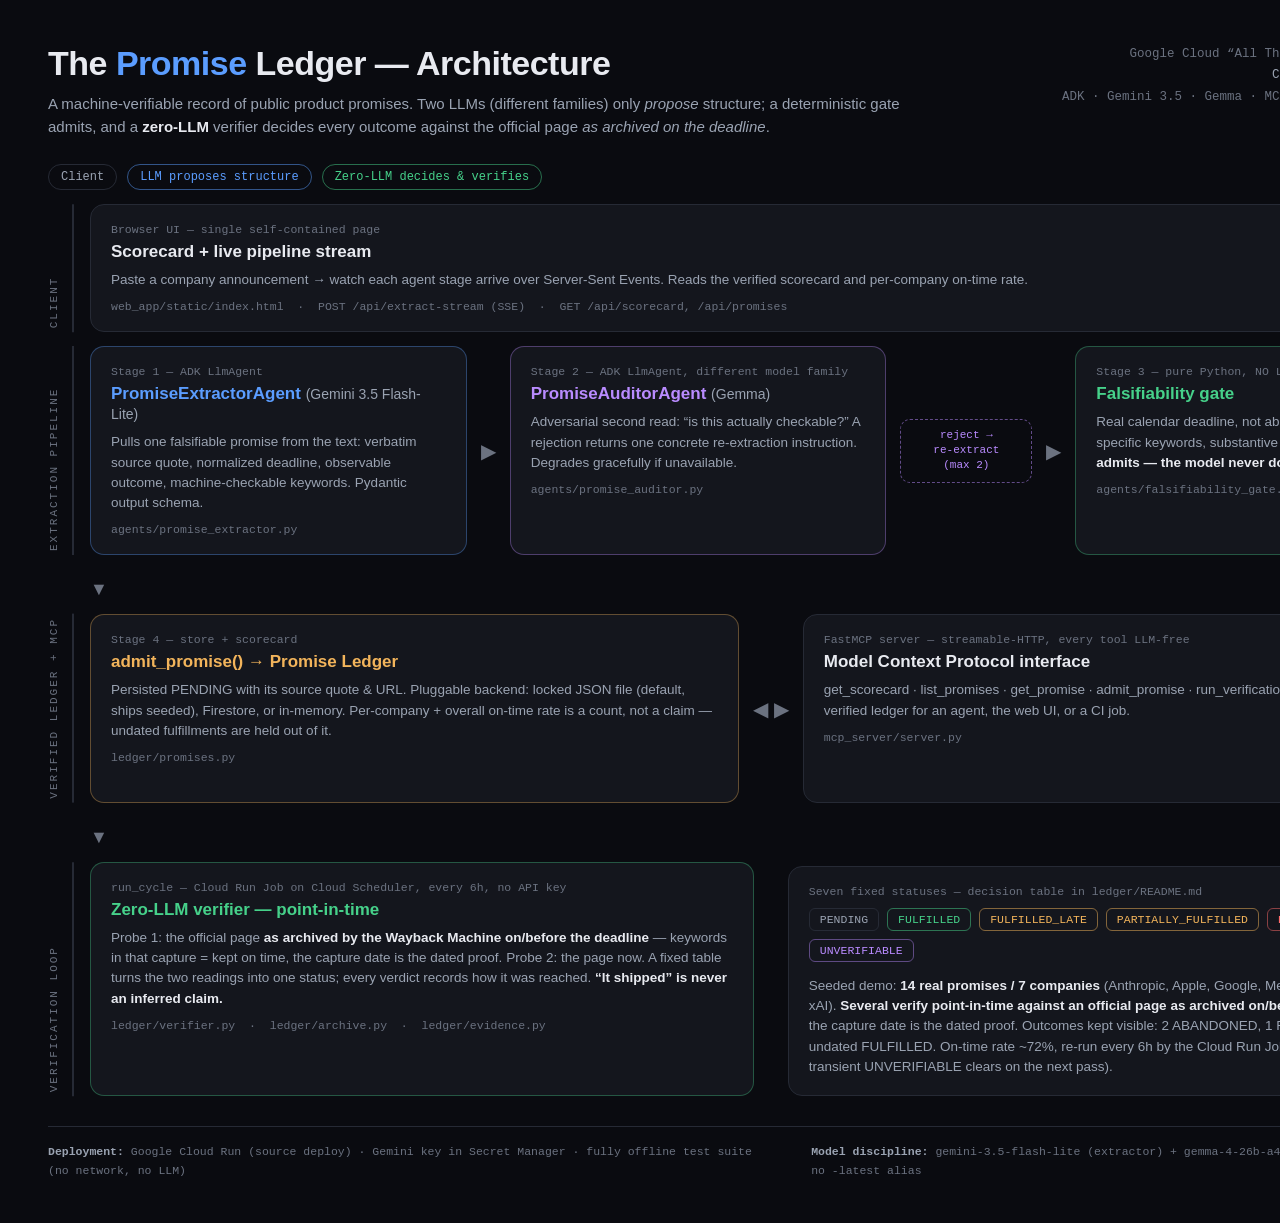
<file: docs/architecture.html>
<!doctype html>
<html lang="en">
<head>
<meta charset="utf-8">
<style>
  * { margin: 0; padding: 0; box-sizing: border-box; }
  :root {
    --bg: #0a0b10;
    --ink: #e8eaf0;
    --muted: #9aa3b2;
    --faint: #6b7280;
    --card: #14161d;
    --card-border: #262a35;
    --mono: ui-monospace, "SF Mono", "Cascadia Code", "JetBrains Mono", Menlo, Consolas, monospace;
    --sans: -apple-system, "Segoe UI", Roboto, Helvetica, Arial, sans-serif;
    --blue: #5b9dff;
    --green: #46d18a;
    --purple: #b98bff;
    --amber: #f2b45b;
    --red: #ff6b6b;
  }
  html, body { background: var(--bg); }
  body {
    width: 1500px;
    font-family: var(--sans);
    color: var(--ink);
    padding: 44px 48px 36px;
    -webkit-font-smoothing: antialiased;
  }

  /* ---------- header ---------- */
  header { display: flex; justify-content: space-between; align-items: flex-start; gap: 40px; }
  h1 { font-size: 34px; font-weight: 800; letter-spacing: -0.5px; }
  h1 .accent { color: var(--blue); }
  .lede { margin-top: 10px; max-width: 860px; color: var(--muted); font-size: 15px; line-height: 1.5; }
  .lede b { color: var(--ink); }
  .meta { text-align: right; font-family: var(--mono); font-size: 12.5px; color: var(--faint); line-height: 1.7; white-space: nowrap; }
  .meta .strong { color: var(--muted); }

  /* ---------- legend ---------- */
  .legend { display: flex; gap: 10px; margin: 26px 0 10px; }
  .chip { font-family: var(--mono); font-size: 12px; padding: 5px 12px; border-radius: 999px; border: 1px solid var(--card-border); color: var(--muted); }
  .chip.b { border-color: rgba(91,157,255,.5); color: var(--blue); }
  .chip.g { border-color: rgba(70,209,138,.5); color: var(--green); }

  /* ---------- band / rows ---------- */
  .band { display: grid; grid-template-columns: 26px 1fr; gap: 16px; margin-top: 14px; }
  .band-label {
    writing-mode: vertical-rl; transform: rotate(180deg);
    font-family: var(--mono); font-size: 11px; letter-spacing: 2px;
    color: var(--faint); text-transform: uppercase; padding: 4px 0;
    border-left: 2px solid var(--card-border);
  }
  .row { display: flex; align-items: stretch; gap: 14px; }
  .card {
    background: var(--card); border: 1px solid var(--card-border);
    border-radius: 14px; padding: 18px 20px; flex: 1;
  }
  .card .kicker { font-family: var(--mono); font-size: 11.5px; color: var(--faint); margin-bottom: 6px; }
  .card h3 { font-size: 17px; font-weight: 700; margin-bottom: 8px; }
  .card h3 .sub { font-weight: 400; font-size: 14px; color: var(--muted); }
  .card p { font-size: 13.5px; line-height: 1.5; color: var(--muted); }
  .card p b { color: var(--ink); }
  .card .path { margin-top: 10px; font-family: var(--mono); font-size: 11.5px; color: var(--faint); }
  .card.blue { border-color: rgba(91,157,255,.35); }
  .card.blue h3 { color: var(--blue); }
  .card.purple { border-color: rgba(185,139,255,.35); }
  .card.purple h3 { color: var(--purple); }
  .card.green { border-color: rgba(70,209,138,.35); }
  .card.green h3 { color: var(--green); }
  .card.amber { border-color: rgba(242,180,91,.35); }
  .card.amber h3 { color: var(--amber); }

  .arrow { align-self: center; color: var(--faint); font-size: 20px; flex: 0 0 auto; }
  .arrow-down { text-align: center; color: var(--faint); font-size: 18px; margin: 8px 0 0 42px; }

  .loopback {
    align-self: center; flex: 0 0 132px; text-align: center;
    font-family: var(--mono); font-size: 11px; color: var(--purple);
    border: 1px dashed rgba(185,139,255,.5); border-radius: 10px; padding: 8px 6px; line-height: 1.4;
  }

  /* ---------- status chips ---------- */
  .statuses { margin-top: 4px; }
  .statuses .kicker { font-family: var(--mono); font-size: 11.5px; color: var(--faint); margin-bottom: 10px; }
  .status-row { display: flex; flex-wrap: wrap; gap: 8px; margin-bottom: 14px; }
  .s { font-family: var(--mono); font-size: 11.5px; padding: 4px 10px; border-radius: 6px; border: 1px solid var(--card-border); color: var(--muted); }
  .s.ok { border-color: rgba(70,209,138,.5); color: var(--green); }
  .s.late { border-color: rgba(242,180,91,.5); color: var(--amber); }
  .s.bad { border-color: rgba(255,107,107,.5); color: var(--red); }
  .s.dim { border-color: rgba(185,139,255,.45); color: var(--purple); }
  .seed { font-size: 12.5px; line-height: 1.55; color: var(--muted); }
  .seed b { color: var(--ink); }

  /* ---------- footer ---------- */
  footer { display: flex; justify-content: space-between; gap: 40px; margin-top: 30px; padding-top: 16px; border-top: 1px solid var(--card-border); }
  footer div { font-family: var(--mono); font-size: 11.5px; color: var(--faint); line-height: 1.6; }
  footer b { color: var(--muted); }
</style>
</head>
<body>

  <header>
    <div>
      <h1>The <span class="accent">Promise</span> Ledger &mdash; Architecture</h1>
      <p class="lede">A machine-verifiable record of public product promises. Two LLMs (different
      families) only <i>propose</i> structure; a deterministic gate admits, and a <b>zero-LLM</b>
      verifier decides every outcome against the official page <i>as archived on the deadline</i>.</p>
    </div>
    <div class="meta">
      Google Cloud &ldquo;All Things Agentic&rdquo; Hackathon<br>
      <span class="strong">Category: The Taskmaster</span><br>
      ADK &middot; Gemini 3.5 &middot; Gemma &middot; MCP &middot; Wayback &middot; Cloud Run
    </div>
  </header>

  <div class="legend">
    <span class="chip">Client</span>
    <span class="chip b">LLM proposes structure</span>
    <span class="chip g">Zero-LLM decides &amp; verifies</span>
  </div>

  <!-- CLIENT -->
  <div class="band">
    <div class="band-label">Client</div>
    <div class="row">
      <div class="card">
        <div class="kicker">Browser UI &mdash; single self-contained page</div>
        <h3>Scorecard + live pipeline stream</h3>
        <p>Paste a company announcement &rarr; watch each agent stage arrive over Server-Sent
        Events. Reads the verified scorecard and per-company on-time rate.</p>
        <div class="path">web_app/static/index.html &nbsp;&middot;&nbsp; POST /api/extract-stream (SSE) &nbsp;&middot;&nbsp; GET /api/scorecard, /api/promises</div>
      </div>
    </div>
  </div>

  <!-- EXTRACTION PIPELINE -->
  <div class="band">
    <div class="band-label">Extraction pipeline</div>
    <div class="row">
      <div class="card blue">
        <div class="kicker">Stage 1 &mdash; ADK LlmAgent</div>
        <h3>PromiseExtractorAgent <span class="sub">(Gemini 3.5 Flash-Lite)</span></h3>
        <p>Pulls one falsifiable promise from the text: verbatim source quote, normalized
        deadline, observable outcome, machine-checkable keywords. Pydantic output schema.</p>
        <div class="path">agents/promise_extractor.py</div>
      </div>
      <div class="arrow">&#9654;</div>
      <div class="card purple">
        <div class="kicker">Stage 2 &mdash; ADK LlmAgent, different model family</div>
        <h3>PromiseAuditorAgent <span class="sub">(Gemma)</span></h3>
        <p>Adversarial second read: &ldquo;is this actually checkable?&rdquo; A rejection returns
        one concrete re-extraction instruction. Degrades gracefully if unavailable.</p>
        <div class="path">agents/promise_auditor.py</div>
      </div>
      <div class="loopback">reject &rarr;<br>re-extract<br>(max 2)</div>
      <div class="arrow">&#9654;</div>
      <div class="card green">
        <div class="kicker">Stage 3 &mdash; pure Python, NO LLM</div>
        <h3>Falsifiability gate</h3>
        <p>Real calendar deadline, not absurd (&le; 5y), &ge; 2 distinct specific keywords,
        substantive outcome. <b>The gate admits &mdash; the model never does.</b></p>
        <div class="path">agents/falsifiability_gate.py</div>
      </div>
    </div>
    <div class="arrow-down">&#9660;</div>
  </div>

  <!-- VERIFIED LEDGER + MCP -->
  <div class="band">
    <div class="band-label">Verified ledger + MCP</div>
    <div class="row">
      <div class="card amber">
        <div class="kicker">Stage 4 &mdash; store + scorecard</div>
        <h3>admit_promise() &rarr; Promise Ledger</h3>
        <p>Persisted PENDING with its source quote &amp; URL. Pluggable backend: locked JSON file
        (default, ships seeded), Firestore, or in-memory. Per-company + overall on-time rate is a
        count, not a claim &mdash; undated fulfillments are held out of it.</p>
        <div class="path">ledger/promises.py</div>
      </div>
      <div class="arrow">&#9664;&nbsp;&#9654;</div>
      <div class="card">
        <div class="kicker">FastMCP server &mdash; streamable-HTTP, every tool LLM-free</div>
        <h3>Model Context Protocol interface</h3>
        <p>get_scorecard &middot; list_promises &middot; get_promise &middot; admit_promise &middot;
        run_verification_cycle &mdash; the same verified ledger for an agent, the web UI, or a CI job.</p>
        <div class="path">mcp_server/server.py</div>
      </div>
    </div>
    <div class="arrow-down">&#9660;</div>
  </div>

  <!-- VERIFICATION LOOP -->
  <div class="band">
    <div class="band-label">Verification loop</div>
    <div class="row">
      <div class="card green">
        <div class="kicker">run_cycle &mdash; Cloud Run Job on Cloud Scheduler, every 6h, no API key</div>
        <h3>Zero-LLM verifier &mdash; point-in-time</h3>
        <p>Probe 1: the official page <b>as archived by the Wayback Machine on/before the deadline</b>
        &mdash; keywords in that capture = kept on time, the capture date is the dated proof.
        Probe 2: the page now. A fixed table turns the two readings into one status; every verdict
        records how it was reached. <b>&ldquo;It shipped&rdquo; is never an inferred claim.</b></p>
        <div class="path">ledger/verifier.py &nbsp;&middot;&nbsp; ledger/archive.py &nbsp;&middot;&nbsp; ledger/evidence.py</div>
      </div>
      <div class="arrow">&nbsp;</div>
      <div class="card statuses">
        <div class="kicker">Seven fixed statuses &mdash; decision table in ledger/README.md</div>
        <div class="status-row">
          <span class="s">PENDING</span>
          <span class="s ok">FULFILLED</span>
          <span class="s late">FULFILLED_LATE</span>
          <span class="s late">PARTIALLY_FULFILLED</span>
          <span class="s bad">DELAYED</span>
          <span class="s bad">ABANDONED</span>
          <span class="s dim">UNVERIFIABLE</span>
        </div>
        <p class="seed">Seeded demo: <b>14 real promises / 7 companies</b> (Anthropic, Apple, Google,
        Meta, OpenAI, Stability AI, xAI). <b>Several verify point-in-time against an official page as
        archived on/before the deadline</b> &mdash; the capture date is the dated proof. Outcomes kept
        visible: 2 ABANDONED, 1 FULFILLED_LATE, 3 undated FULFILLED. On-time rate ~72%, re-run every
        6h by the Cloud Run Job (self-healing: a transient UNVERIFIABLE clears on the next pass).</p>
      </div>
    </div>
  </div>

  <footer>
    <div><b>Deployment:</b> Google Cloud Run (source deploy) &middot; Gemini key in Secret Manager
    &middot; fully offline test suite (no network, no LLM)</div>
    <div><b>Model discipline:</b> gemini-3.5-flash-lite (extractor) + gemma-4-26b-a4b-it (auditor)
    &mdash; pinned, no -latest alias</div>
  </footer>

</body>
</html>
</file>
